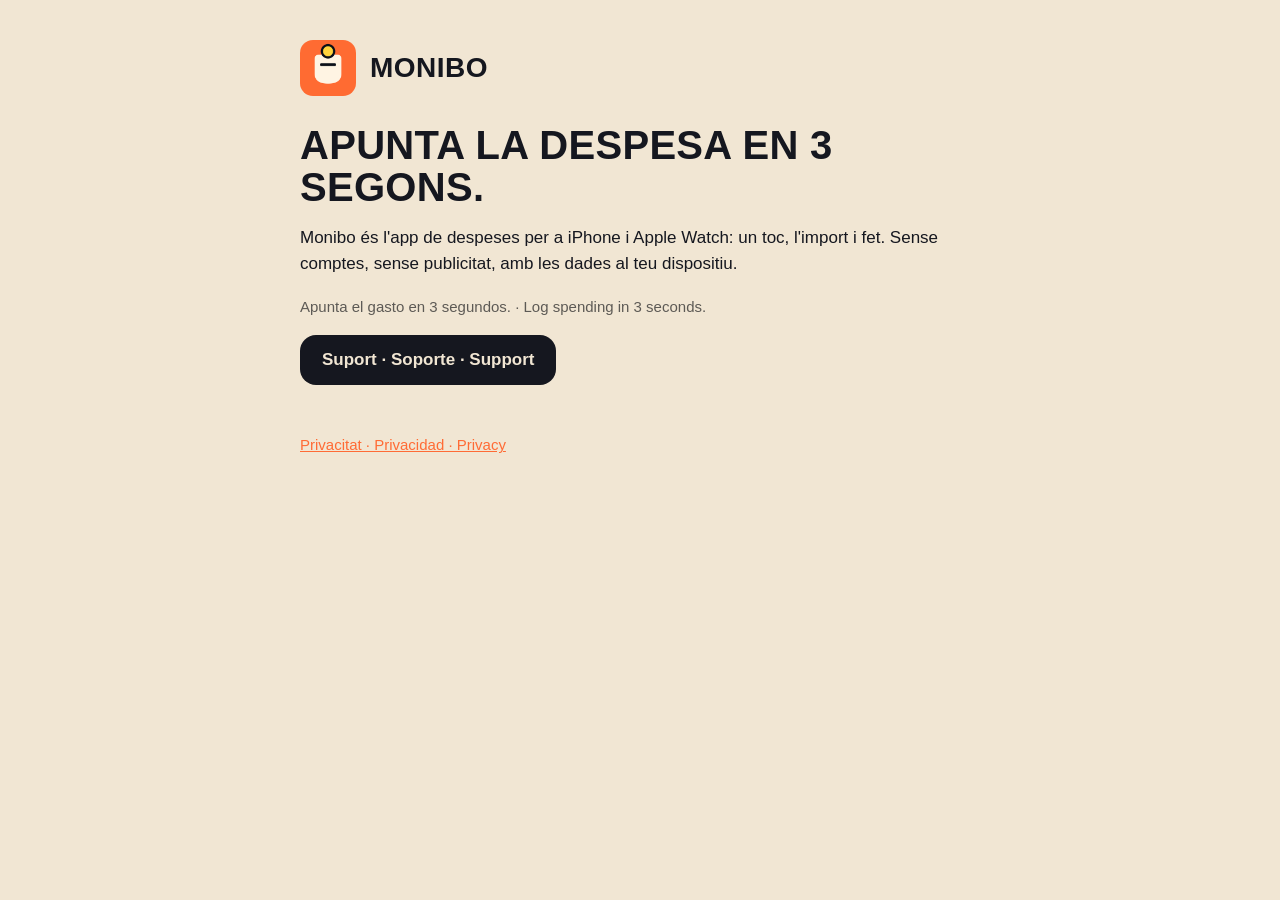
<file: index.html>
<!doctype html>
<html lang="ca">
<head>
<meta charset="utf-8">
<meta name="viewport" content="width=device-width, initial-scale=1">
<title>Monibo</title>
<link rel="stylesheet" href="style.css">
<link rel="icon" href="icon.png">
</head>
<body>
<main>
<header><img src="icon.png" alt=""><a href="./">MONIBO</a></header>
<h1>Apunta la despesa en 3 segons.</h1>
<p>Monibo és l'app de despeses per a iPhone i Apple Watch: un toc, l'import i fet. Sense comptes, sense publicitat, amb les dades al teu dispositiu.</p>
<p class="muted">Apunta el gasto en 3 segundos. · Log spending in 3 seconds.</p>
<p><a class="button" href="support/">Suport · Soporte · Support</a></p>
<footer class="muted"><a href="privacy/">Privacitat · Privacidad · Privacy</a></footer>
</main>
</body>
</html>
</file>
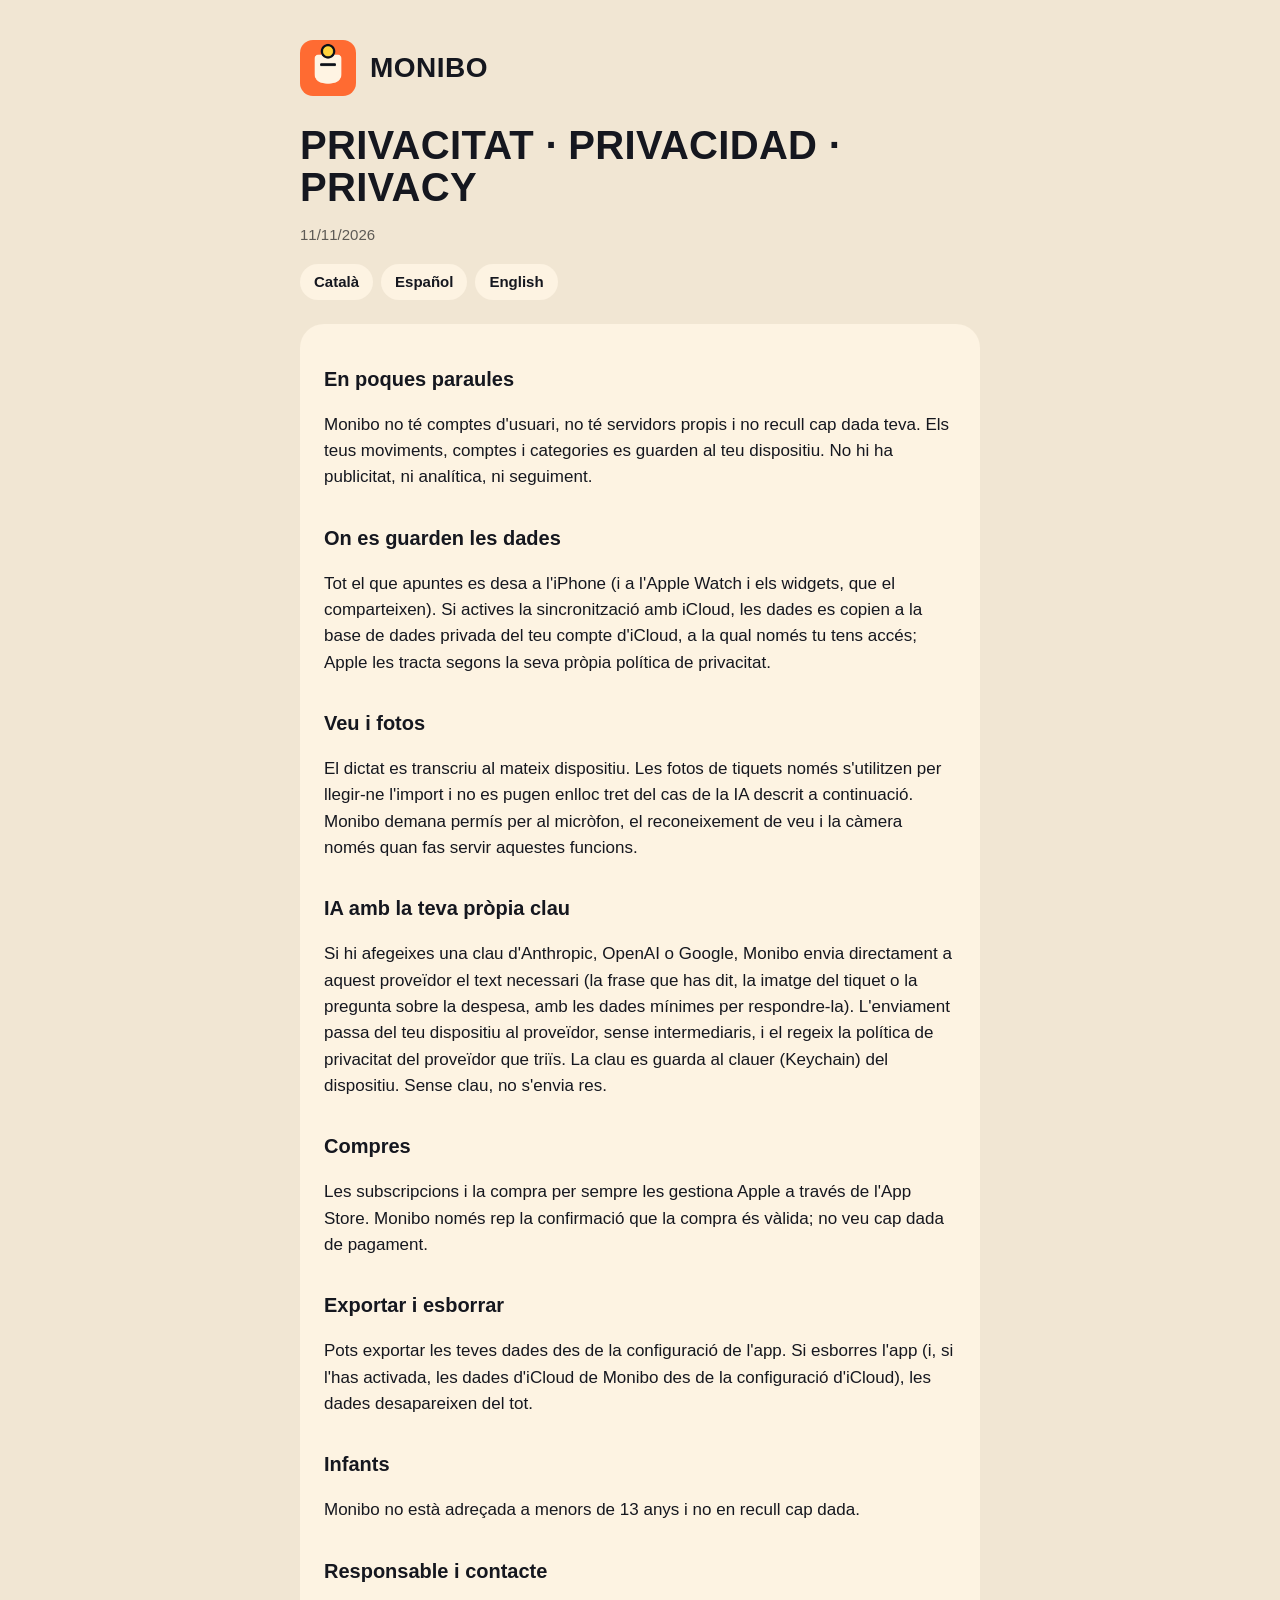
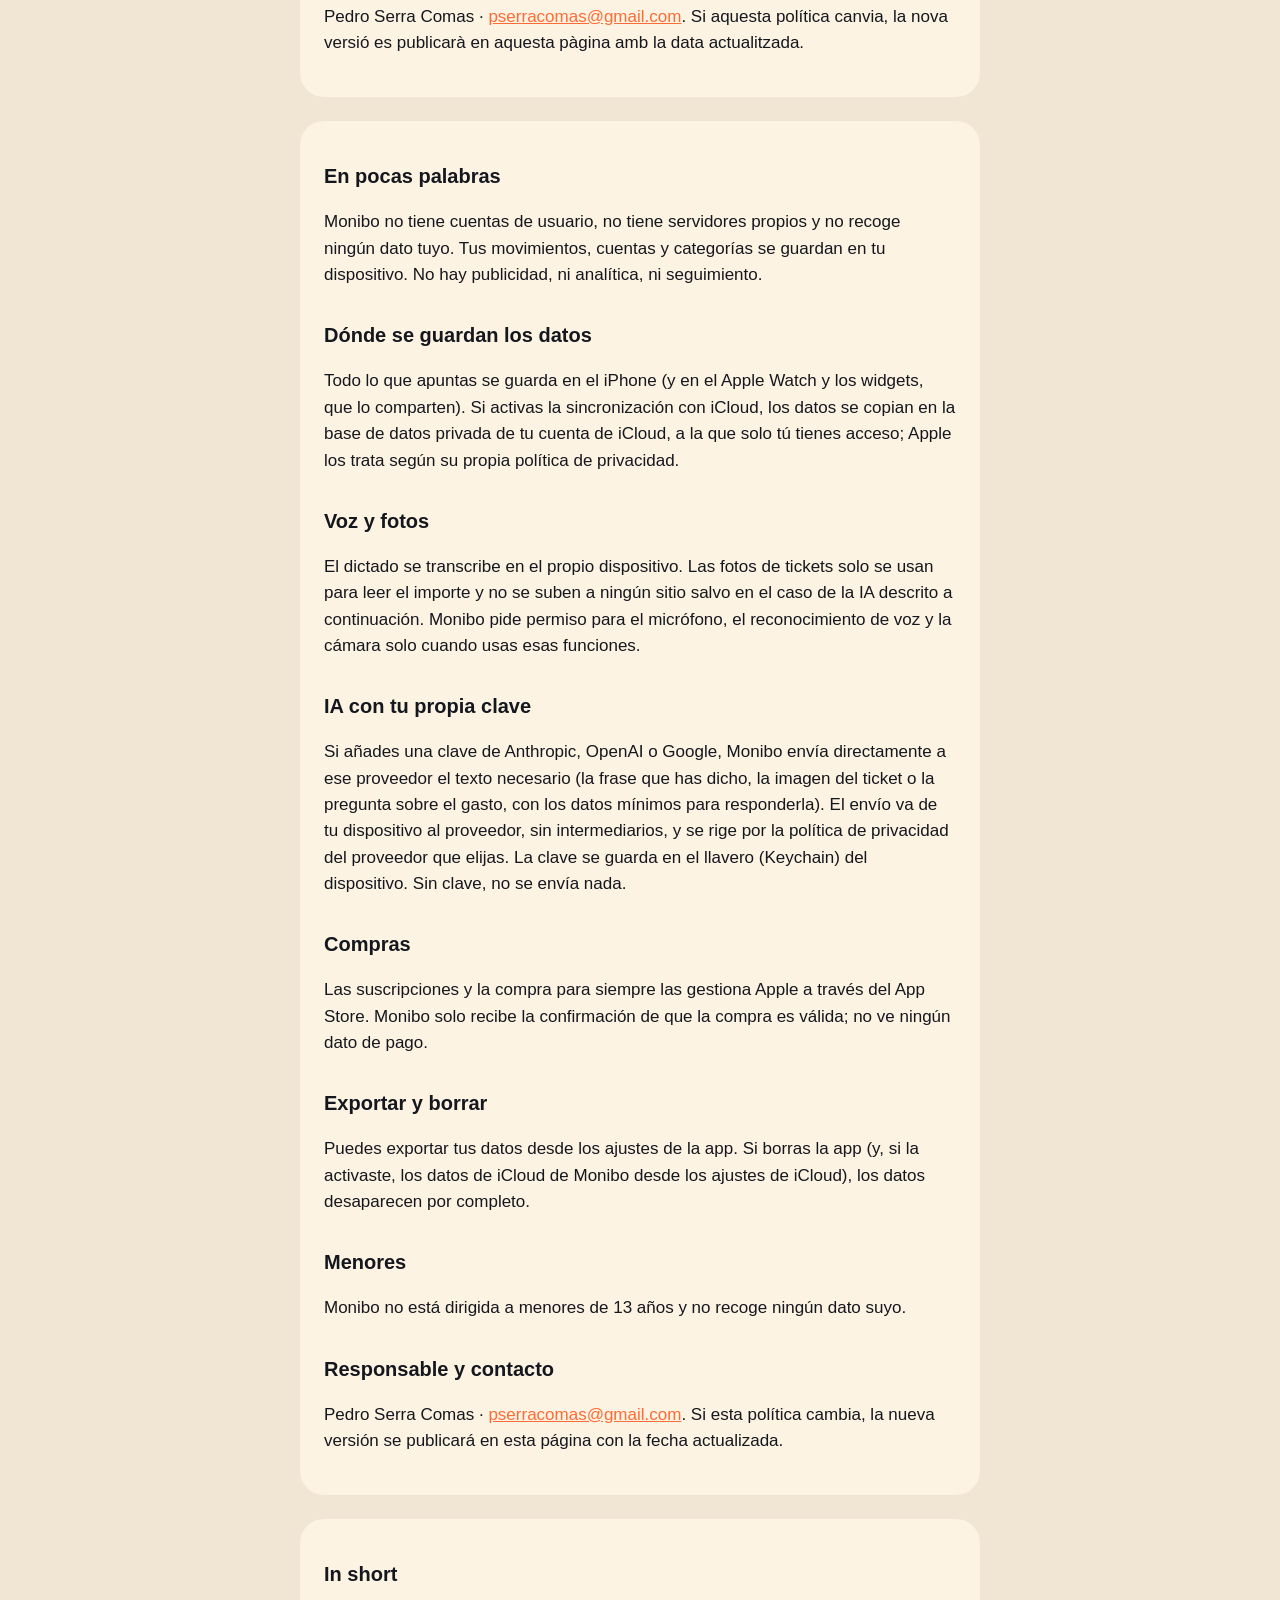
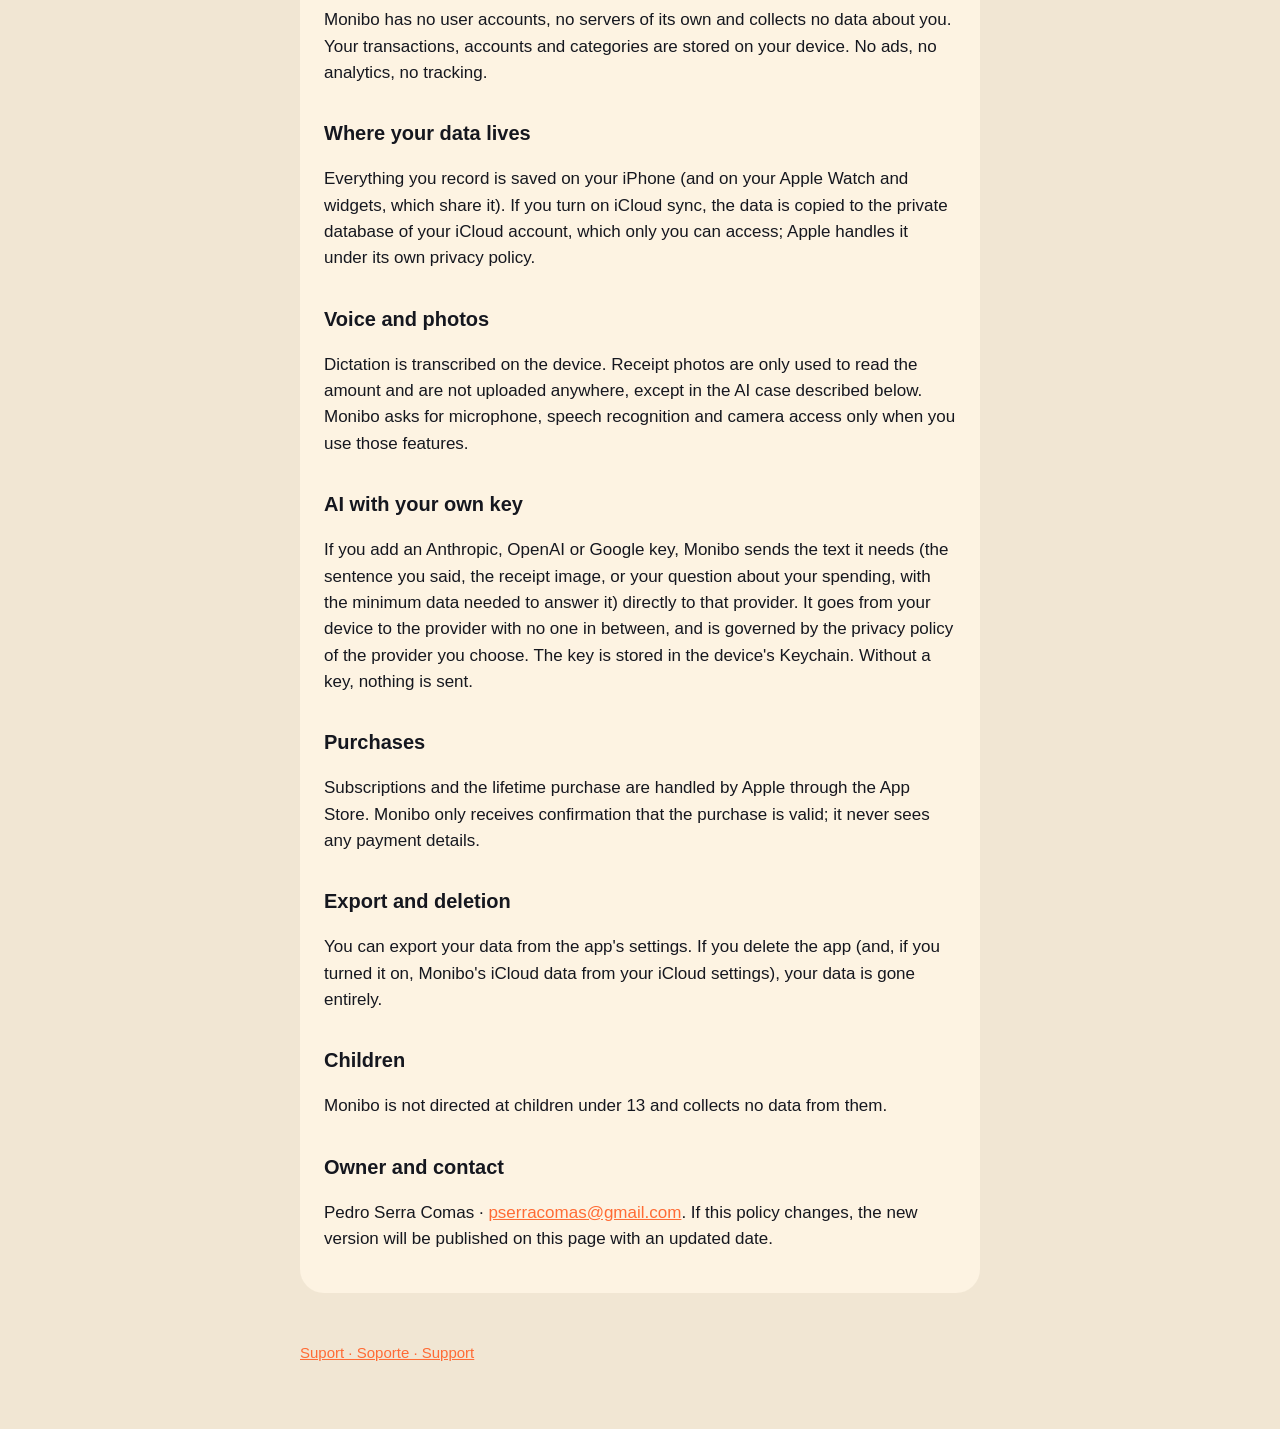
<file: privacy/index.html>
<!doctype html>
<html lang="ca">
<head>
<meta charset="utf-8">
<meta name="viewport" content="width=device-width, initial-scale=1">
<title>Monibo · Privacitat / Privacidad / Privacy</title>
<link rel="stylesheet" href="../style.css">
<link rel="icon" href="../icon.png">
</head>
<body>
<main>
<header><img src="../icon.png" alt=""><a href="../">MONIBO</a></header>
<h1>Privacitat · Privacidad · Privacy</h1>
<p class="muted">11/11/2026</p>
<nav class="lang"><a href="#ca">Català</a><a href="#es">Español</a><a href="#en">English</a></nav>

<section class="lang" id="ca" lang="ca">
<h2>En poques paraules</h2>
<p>Monibo no té comptes d'usuari, no té servidors propis i no recull cap dada teva. Els teus moviments, comptes i categories es guarden al teu dispositiu. No hi ha publicitat, ni analítica, ni seguiment.</p>
<h2>On es guarden les dades</h2>
<p>Tot el que apuntes es desa a l'iPhone (i a l'Apple Watch i els widgets, que el comparteixen). Si actives la sincronització amb iCloud, les dades es copien a la base de dades privada del teu compte d'iCloud, a la qual només tu tens accés; Apple les tracta segons la seva pròpia política de privacitat.</p>
<h2>Veu i fotos</h2>
<p>El dictat es transcriu al mateix dispositiu. Les fotos de tiquets només s'utilitzen per llegir-ne l'import i no es pugen enlloc tret del cas de la IA descrit a continuació. Monibo demana permís per al micròfon, el reconeixement de veu i la càmera només quan fas servir aquestes funcions.</p>
<h2>IA amb la teva pròpia clau</h2>
<p>Si hi afegeixes una clau d'Anthropic, OpenAI o Google, Monibo envia directament a aquest proveïdor el text necessari (la frase que has dit, la imatge del tiquet o la pregunta sobre la despesa, amb les dades mínimes per respondre-la). L'enviament passa del teu dispositiu al proveïdor, sense intermediaris, i el regeix la política de privacitat del proveïdor que triïs. La clau es guarda al clauer (Keychain) del dispositiu. Sense clau, no s'envia res.</p>
<h2>Compres</h2>
<p>Les subscripcions i la compra per sempre les gestiona Apple a través de l'App Store. Monibo només rep la confirmació que la compra és vàlida; no veu cap dada de pagament.</p>
<h2>Exportar i esborrar</h2>
<p>Pots exportar les teves dades des de la configuració de l'app. Si esborres l'app (i, si l'has activada, les dades d'iCloud de Monibo des de la configuració d'iCloud), les dades desapareixen del tot.</p>
<h2>Infants</h2>
<p>Monibo no està adreçada a menors de 13 anys i no en recull cap dada.</p>
<h2>Responsable i contacte</h2>
<p>Pedro Serra Comas · <a href="mailto:pserracomas@gmail.com">pserracomas@gmail.com</a>. Si aquesta política canvia, la nova versió es publicarà en aquesta pàgina amb la data actualitzada.</p>
</section>

<section class="lang" id="es" lang="es">
<h2>En pocas palabras</h2>
<p>Monibo no tiene cuentas de usuario, no tiene servidores propios y no recoge ningún dato tuyo. Tus movimientos, cuentas y categorías se guardan en tu dispositivo. No hay publicidad, ni analítica, ni seguimiento.</p>
<h2>Dónde se guardan los datos</h2>
<p>Todo lo que apuntas se guarda en el iPhone (y en el Apple Watch y los widgets, que lo comparten). Si activas la sincronización con iCloud, los datos se copian en la base de datos privada de tu cuenta de iCloud, a la que solo tú tienes acceso; Apple los trata según su propia política de privacidad.</p>
<h2>Voz y fotos</h2>
<p>El dictado se transcribe en el propio dispositivo. Las fotos de tickets solo se usan para leer el importe y no se suben a ningún sitio salvo en el caso de la IA descrito a continuación. Monibo pide permiso para el micrófono, el reconocimiento de voz y la cámara solo cuando usas esas funciones.</p>
<h2>IA con tu propia clave</h2>
<p>Si añades una clave de Anthropic, OpenAI o Google, Monibo envía directamente a ese proveedor el texto necesario (la frase que has dicho, la imagen del ticket o la pregunta sobre el gasto, con los datos mínimos para responderla). El envío va de tu dispositivo al proveedor, sin intermediarios, y se rige por la política de privacidad del proveedor que elijas. La clave se guarda en el llavero (Keychain) del dispositivo. Sin clave, no se envía nada.</p>
<h2>Compras</h2>
<p>Las suscripciones y la compra para siempre las gestiona Apple a través del App Store. Monibo solo recibe la confirmación de que la compra es válida; no ve ningún dato de pago.</p>
<h2>Exportar y borrar</h2>
<p>Puedes exportar tus datos desde los ajustes de la app. Si borras la app (y, si la activaste, los datos de iCloud de Monibo desde los ajustes de iCloud), los datos desaparecen por completo.</p>
<h2>Menores</h2>
<p>Monibo no está dirigida a menores de 13 años y no recoge ningún dato suyo.</p>
<h2>Responsable y contacto</h2>
<p>Pedro Serra Comas · <a href="mailto:pserracomas@gmail.com">pserracomas@gmail.com</a>. Si esta política cambia, la nueva versión se publicará en esta página con la fecha actualizada.</p>
</section>

<section class="lang" id="en" lang="en">
<h2>In short</h2>
<p>Monibo has no user accounts, no servers of its own and collects no data about you. Your transactions, accounts and categories are stored on your device. No ads, no analytics, no tracking.</p>
<h2>Where your data lives</h2>
<p>Everything you record is saved on your iPhone (and on your Apple Watch and widgets, which share it). If you turn on iCloud sync, the data is copied to the private database of your iCloud account, which only you can access; Apple handles it under its own privacy policy.</p>
<h2>Voice and photos</h2>
<p>Dictation is transcribed on the device. Receipt photos are only used to read the amount and are not uploaded anywhere, except in the AI case described below. Monibo asks for microphone, speech recognition and camera access only when you use those features.</p>
<h2>AI with your own key</h2>
<p>If you add an Anthropic, OpenAI or Google key, Monibo sends the text it needs (the sentence you said, the receipt image, or your question about your spending, with the minimum data needed to answer it) directly to that provider. It goes from your device to the provider with no one in between, and is governed by the privacy policy of the provider you choose. The key is stored in the device's Keychain. Without a key, nothing is sent.</p>
<h2>Purchases</h2>
<p>Subscriptions and the lifetime purchase are handled by Apple through the App Store. Monibo only receives confirmation that the purchase is valid; it never sees any payment details.</p>
<h2>Export and deletion</h2>
<p>You can export your data from the app's settings. If you delete the app (and, if you turned it on, Monibo's iCloud data from your iCloud settings), your data is gone entirely.</p>
<h2>Children</h2>
<p>Monibo is not directed at children under 13 and collects no data from them.</p>
<h2>Owner and contact</h2>
<p>Pedro Serra Comas · <a href="mailto:pserracomas@gmail.com">pserracomas@gmail.com</a>. If this policy changes, the new version will be published on this page with an updated date.</p>
</section>

<footer class="muted"><a href="../support/">Suport · Soporte · Support</a></footer>
</main>
</body>
</html>
</file>
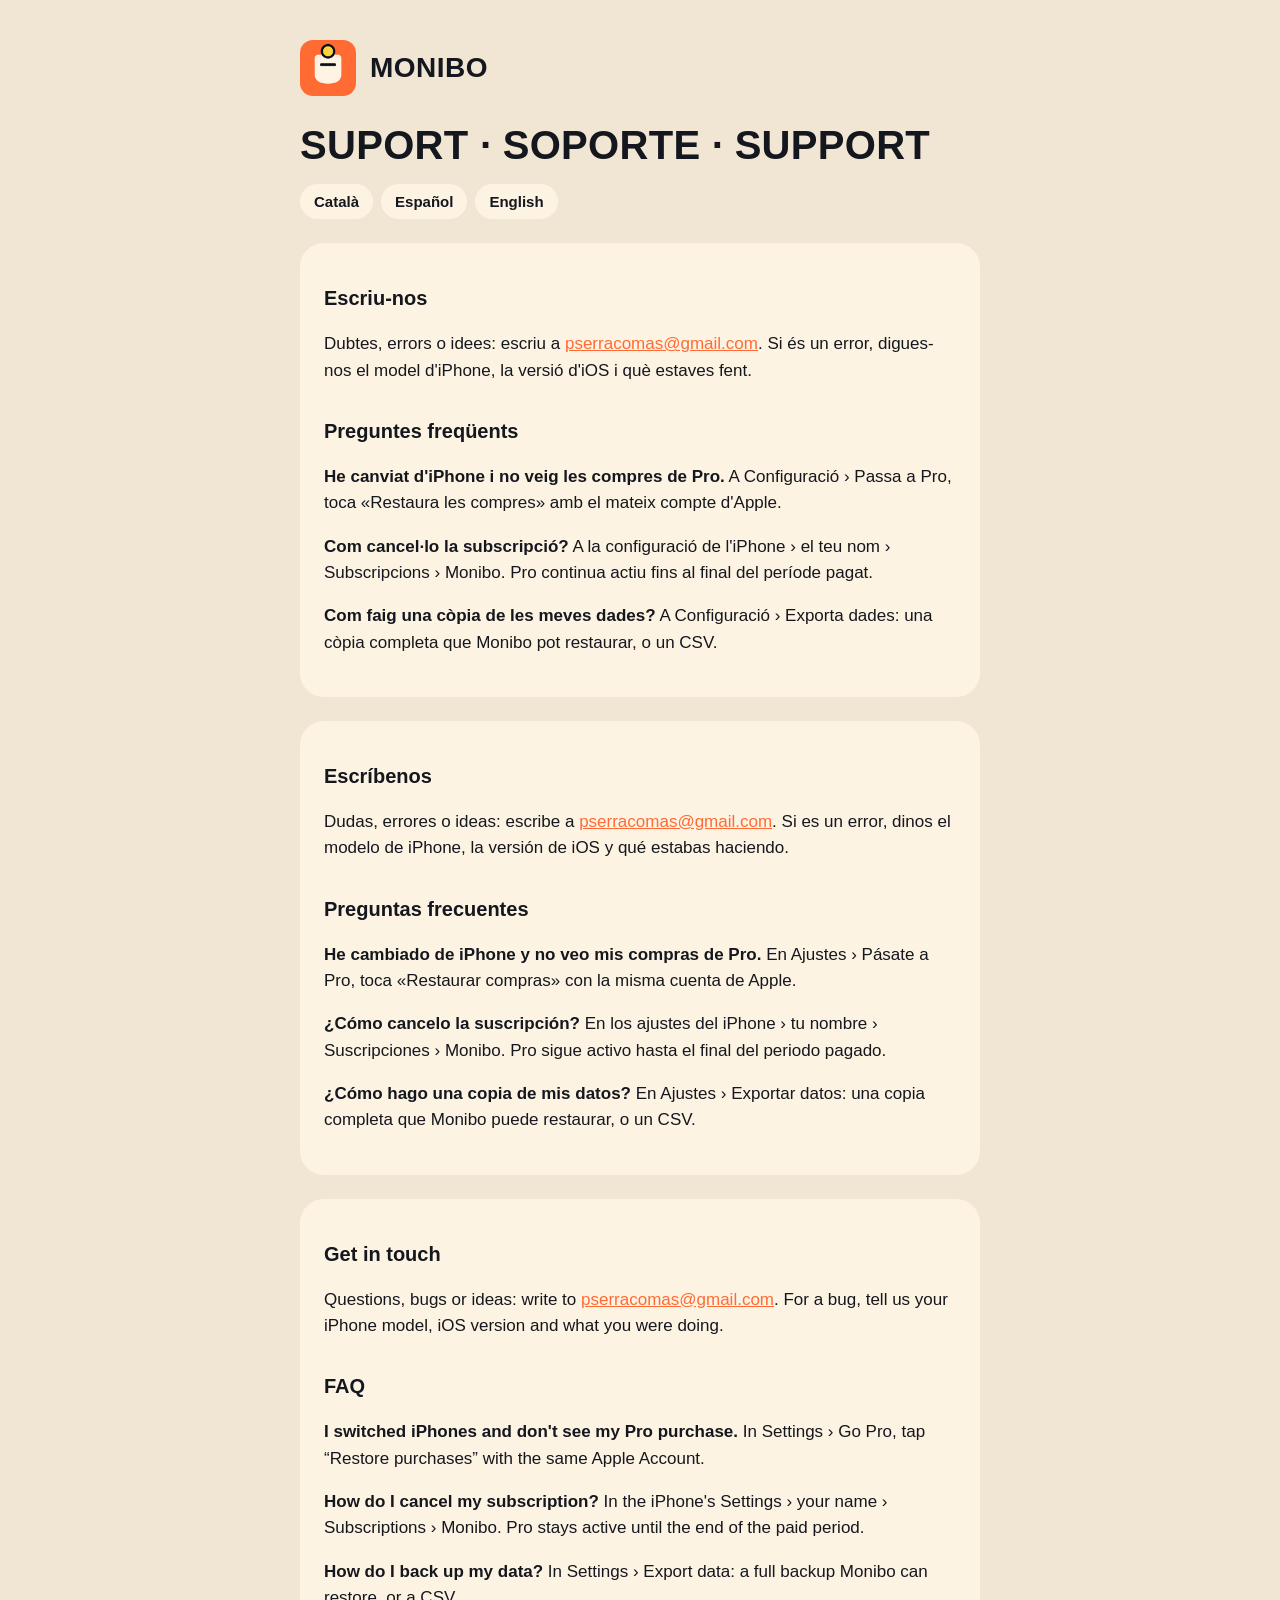
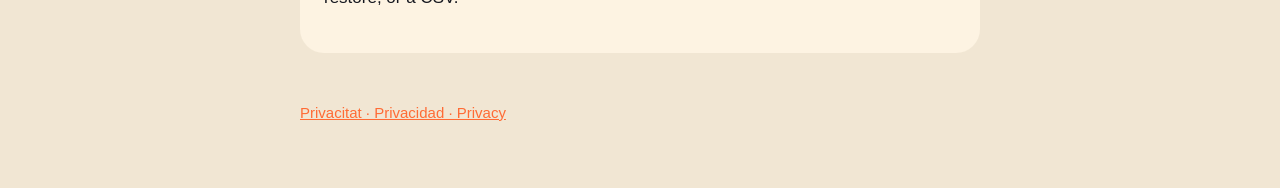
<file: support/index.html>
<!doctype html>
<html lang="ca">
<head>
<meta charset="utf-8">
<meta name="viewport" content="width=device-width, initial-scale=1">
<title>Monibo · Suport / Soporte / Support</title>
<link rel="stylesheet" href="../style.css">
<link rel="icon" href="../icon.png">
</head>
<body>
<main>
<header><img src="../icon.png" alt=""><a href="../">MONIBO</a></header>
<h1>Suport · Soporte · Support</h1>
<nav class="lang"><a href="#ca">Català</a><a href="#es">Español</a><a href="#en">English</a></nav>

<section class="lang" id="ca" lang="ca">
<h2>Escriu-nos</h2>
<p>Dubtes, errors o idees: escriu a <a href="mailto:pserracomas@gmail.com?subject=Monibo">pserracomas@gmail.com</a>. Si és un error, digues-nos el model d'iPhone, la versió d'iOS i què estaves fent.</p>
<h2>Preguntes freqüents</h2>
<p><strong>He canviat d'iPhone i no veig les compres de Pro.</strong> A Configuració › Passa a Pro, toca «Restaura les compres» amb el mateix compte d'Apple.</p>
<p><strong>Com cancel·lo la subscripció?</strong> A la configuració de l'iPhone › el teu nom › Subscripcions › Monibo. Pro continua actiu fins al final del període pagat.</p>
<p><strong>Com faig una còpia de les meves dades?</strong> A Configuració › Exporta dades: una còpia completa que Monibo pot restaurar, o un CSV.</p>
</section>

<section class="lang" id="es" lang="es">
<h2>Escríbenos</h2>
<p>Dudas, errores o ideas: escribe a <a href="mailto:pserracomas@gmail.com?subject=Monibo">pserracomas@gmail.com</a>. Si es un error, dinos el modelo de iPhone, la versión de iOS y qué estabas haciendo.</p>
<h2>Preguntas frecuentes</h2>
<p><strong>He cambiado de iPhone y no veo mis compras de Pro.</strong> En Ajustes › Pásate a Pro, toca «Restaurar compras» con la misma cuenta de Apple.</p>
<p><strong>¿Cómo cancelo la suscripción?</strong> En los ajustes del iPhone › tu nombre › Suscripciones › Monibo. Pro sigue activo hasta el final del periodo pagado.</p>
<p><strong>¿Cómo hago una copia de mis datos?</strong> En Ajustes › Exportar datos: una copia completa que Monibo puede restaurar, o un CSV.</p>
</section>

<section class="lang" id="en" lang="en">
<h2>Get in touch</h2>
<p>Questions, bugs or ideas: write to <a href="mailto:pserracomas@gmail.com?subject=Monibo">pserracomas@gmail.com</a>. For a bug, tell us your iPhone model, iOS version and what you were doing.</p>
<h2>FAQ</h2>
<p><strong>I switched iPhones and don't see my Pro purchase.</strong> In Settings › Go Pro, tap “Restore purchases” with the same Apple Account.</p>
<p><strong>How do I cancel my subscription?</strong> In the iPhone's Settings › your name › Subscriptions › Monibo. Pro stays active until the end of the paid period.</p>
<p><strong>How do I back up my data?</strong> In Settings › Export data: a full backup Monibo can restore, or a CSV.</p>
</section>

<footer class="muted"><a href="../privacy/">Privacitat · Privacidad · Privacy</a></footer>
</main>
</body>
</html>
</file>
<file: style.css>
:root {
  --bg: #f1e6d3;
  --card: #fdf3e2;
  --ink: #15171f;
  --muted: #5d5a55;
  --accent: #ff6b35;
}
@media (prefers-color-scheme: dark) {
  :root { --bg: #15171f; --card: #1f2230; --ink: #f6eedf; --muted: #b3ada3; }
}
* { box-sizing: border-box; }
body {
  margin: 0;
  background: var(--bg);
  color: var(--ink);
  font: 17px/1.55 -apple-system, BlinkMacSystemFont, "Helvetica Neue", Arial, sans-serif;
}
main { max-width: 720px; margin: 0 auto; padding: 40px 20px 64px; }
header { display: flex; align-items: center; gap: 14px; margin-bottom: 8px; }
header img { width: 56px; height: 56px; border-radius: 13px; }
header a { color: inherit; text-decoration: none; font-weight: 900; font-size: 28px; letter-spacing: 0.5px; }
h1 { font-size: clamp(28px, 7vw, 40px); line-height: 1.05; margin: 28px 0 8px; text-transform: uppercase; letter-spacing: 0.3px; }
h2 { font-size: 20px; margin: 32px 0 6px; }
p, li { color: var(--ink); }
.muted { color: var(--muted); font-size: 15px; }
nav.lang { display: flex; gap: 8px; margin: 18px 0 8px; flex-wrap: wrap; }
nav.lang a {
  padding: 6px 14px; border-radius: 999px; background: var(--card);
  color: var(--ink); text-decoration: none; font-weight: 600; font-size: 15px;
}
section.lang { background: var(--card); border-radius: 24px; padding: 8px 24px 24px; margin-top: 24px; }
a { color: var(--accent); }
.button {
  display: inline-block; padding: 12px 22px; border-radius: 16px; background: var(--ink);
  color: var(--bg); text-decoration: none; font-weight: 700;
}
footer { margin-top: 48px; }
</file>
